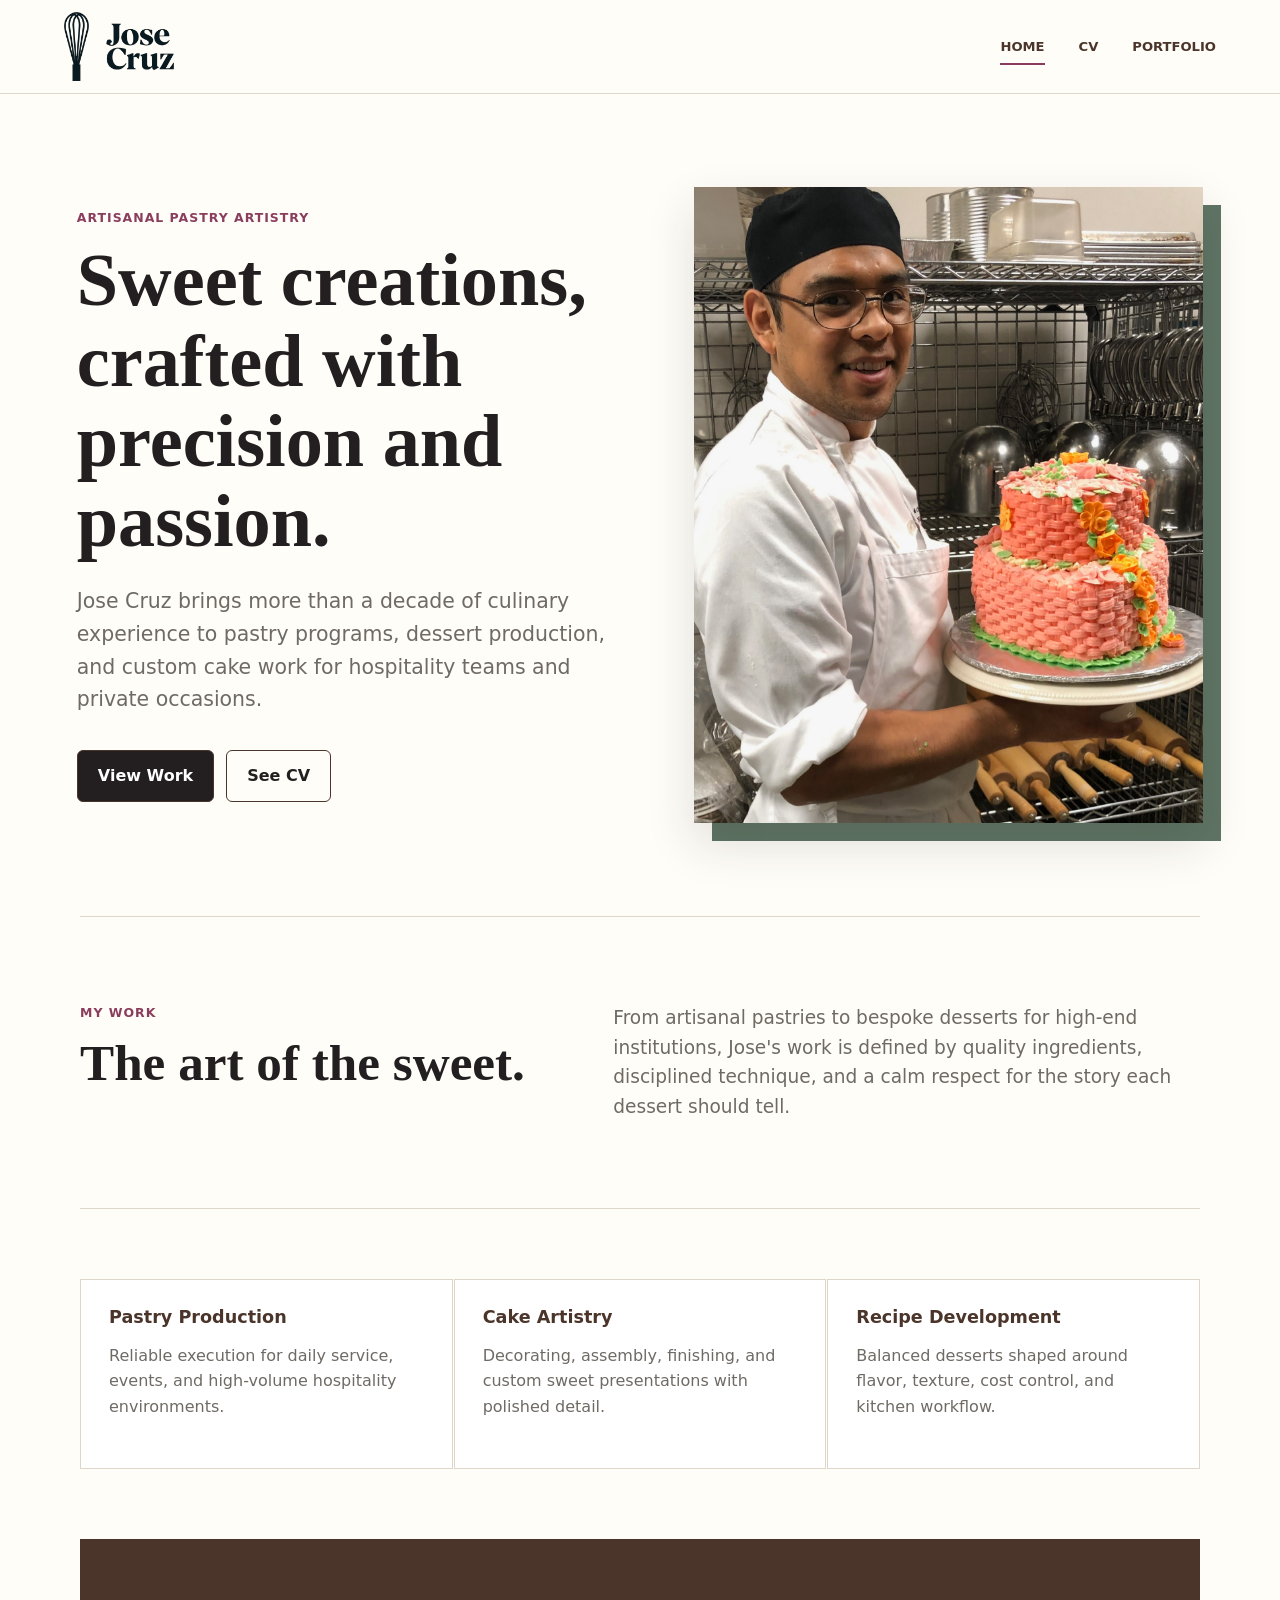
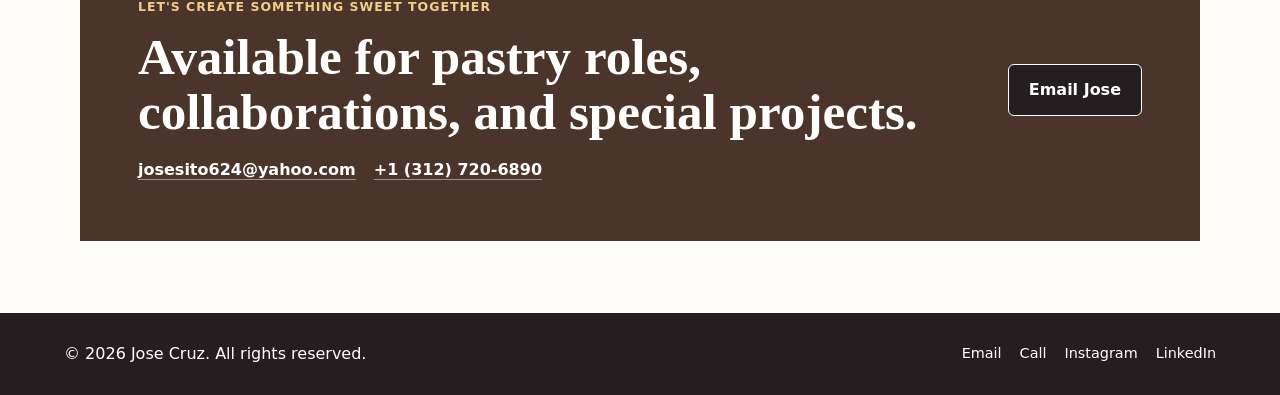
<file: index.html>
<!doctype html>
<html lang="en">
  <head>
    <meta charset="utf-8">
    <meta name="viewport" content="width=device-width, initial-scale=1">
    <meta name="description" content="Jose Cruz is a Chicago-based pastry chef specializing in refined pastry, dessert production, and cake artistry.">
    <title>Jose Cruz | Pastry Chef</title>
    <link rel="icon" href="assets/logo.png">
    <link rel="stylesheet" href="styles.css">
  </head>
  <body>
    <header class="site-header">
      <a class="brand" href="index.html" aria-label="Jose Cruz home">
        <img src="assets/logo.png" alt="Jose Cruz logo">
      </a>
      <button class="nav-toggle" type="button" aria-expanded="false" aria-controls="site-nav">
        <span></span>
        <span></span>
        <span></span>
      </button>
      <nav id="site-nav" class="site-nav" aria-label="Main navigation">
        <a href="index.html" aria-current="page">Home</a>
        <a href="cv.html">CV</a>
        <a href="portfolio.html">Portfolio</a>
      </nav>
    </header>

    <main>
      <section class="hero">
        <div class="hero-copy">
          <p class="eyebrow">Artisanal pastry artistry</p>
          <h1>Sweet creations, crafted with precision and passion.</h1>
          <p class="lede">Jose Cruz brings more than a decade of culinary experience to pastry programs, dessert production, and custom cake work for hospitality teams and private occasions.</p>
          <div class="actions">
            <a class="button primary" href="portfolio.html">View Work</a>
            <a class="button secondary" href="cv.html">See CV</a>
          </div>
        </div>
        <figure class="hero-media">
          <img src="assets/jose-chef.jpg" alt="Jose Cruz in professional chef's coat holding a decorated coral tiered cake in his kitchen">
        </figure>
      </section>

      <section class="intro band">
        <div>
          <p class="eyebrow">My Work</p>
          <h2>The art of the sweet.</h2>
        </div>
        <p>From artisanal pastries to bespoke desserts for high-end institutions, Jose's work is defined by quality ingredients, disciplined technique, and a calm respect for the story each dessert should tell.</p>
      </section>

      <section class="feature-grid" aria-label="Pastry focus areas">
        <article>
          <h3>Pastry Production</h3>
          <p>Reliable execution for daily service, events, and high-volume hospitality environments.</p>
        </article>
        <article>
          <h3>Cake Artistry</h3>
          <p>Decorating, assembly, finishing, and custom sweet presentations with polished detail.</p>
        </article>
        <article>
          <h3>Recipe Development</h3>
          <p>Balanced desserts shaped around flavor, texture, cost control, and kitchen workflow.</p>
        </article>
      </section>

      <section class="contact-band">
        <div>
          <p class="eyebrow">Let's create something sweet together</p>
          <h2>Available for pastry roles, collaborations, and special projects.</h2>
          <p class="contact-lines">
            <a href="mailto:josesito624@yahoo.com">josesito624@yahoo.com</a>
            <a href="tel:+13127206890">+1 (312) 720-6890</a>
          </p>
        </div>
        <a class="button primary" href="mailto:josesito624@yahoo.com">Email Jose</a>
      </section>
    </main>

    <footer class="site-footer">
      <p>&copy; 2026 Jose Cruz. All rights reserved.</p>
      <div class="social-links">
        <a href="mailto:josesito624@yahoo.com">Email</a>
        <a href="tel:+13127206890">Call</a>
        <a href="https://www.instagram.com/jgcruz89/" aria-label="Instagram profile">Instagram</a>
        <a href="https://www.linkedin.com/in/jose-guadalupe-cruz-68763439b/" aria-label="LinkedIn profile">LinkedIn</a>
      </div>
    </footer>

    <script src="script.js"></script>
  </body>
</html>
</file>
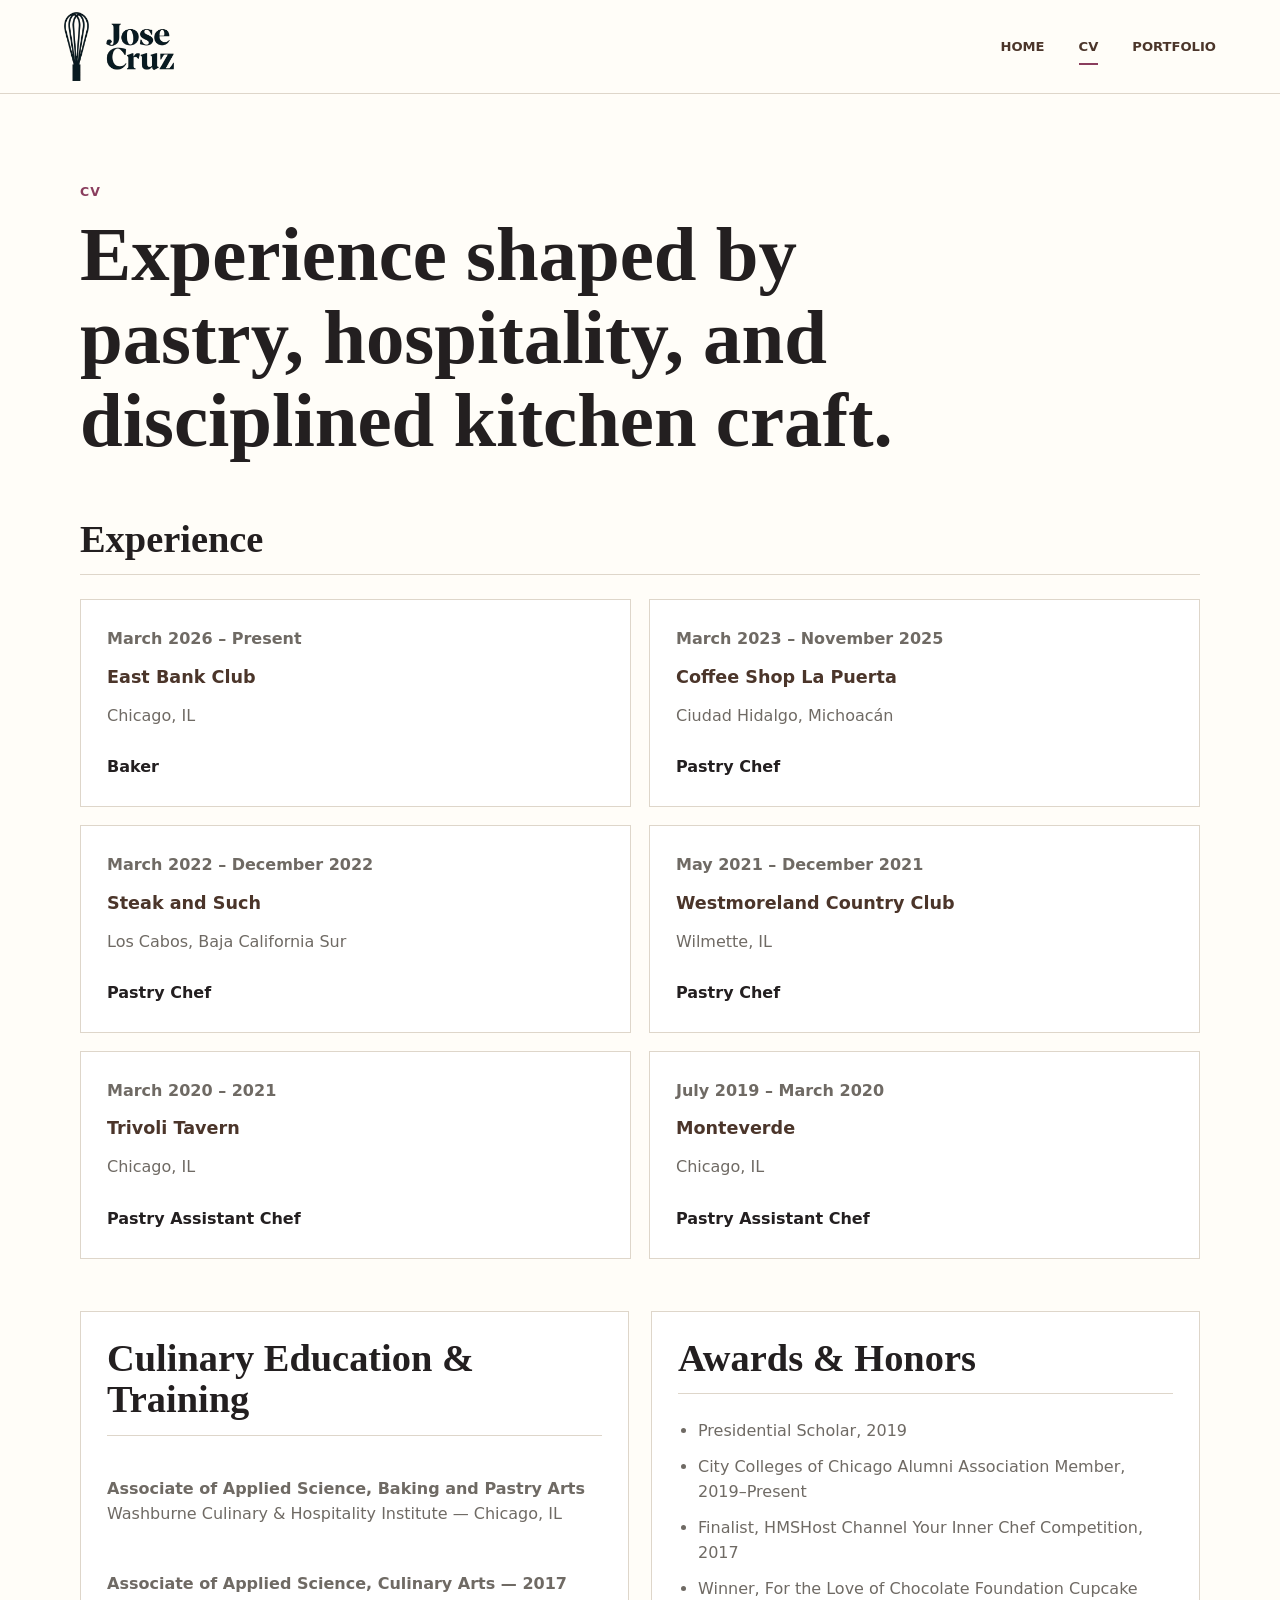
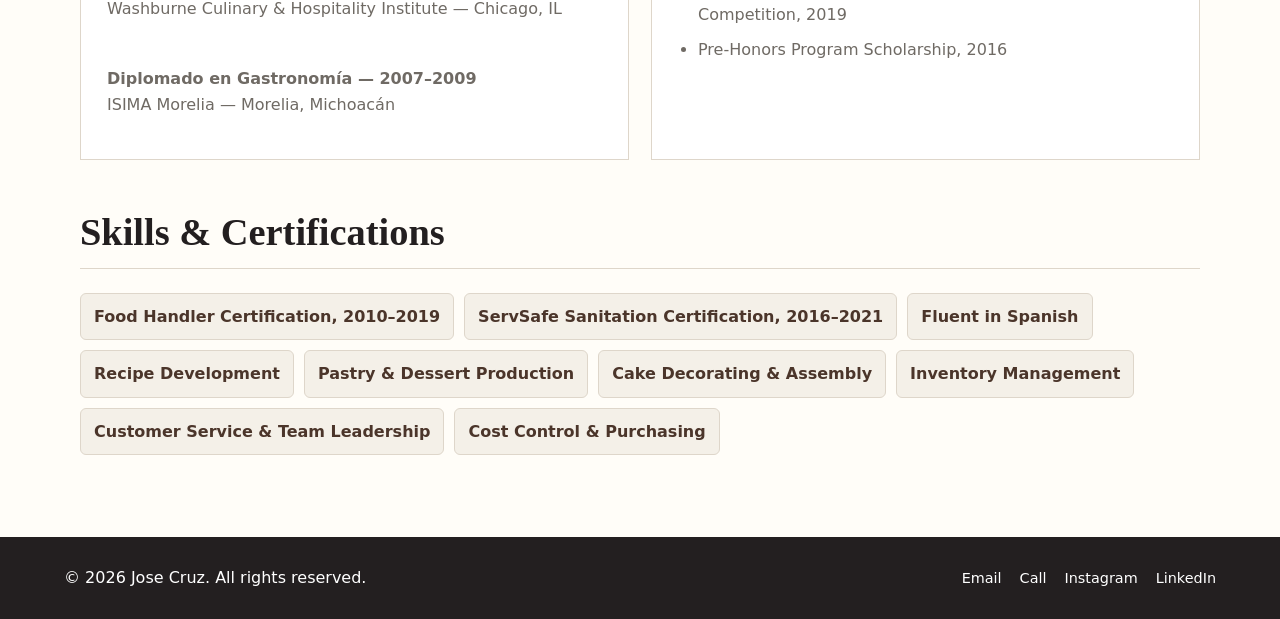
<file: cv.html>
<!doctype html>
<html lang="en">
  <head>
    <meta charset="utf-8">
    <meta name="viewport" content="width=device-width, initial-scale=1">
    <meta name="description" content="Culinary CV for Jose Cruz, pastry chef and baker based in Chicago.">
    <title>CV | Jose Cruz</title>
    <link rel="icon" href="assets/logo.png">
    <link rel="stylesheet" href="styles.css">
  </head>
  <body>
    <header class="site-header">
      <a class="brand" href="index.html" aria-label="Jose Cruz home">
        <img src="assets/logo.png" alt="Jose Cruz logo">
      </a>
      <button class="nav-toggle" type="button" aria-expanded="false" aria-controls="site-nav">
        <span></span>
        <span></span>
        <span></span>
      </button>
      <nav id="site-nav" class="site-nav" aria-label="Main navigation">
        <a href="index.html">Home</a>
        <a href="cv.html" aria-current="page">CV</a>
        <a href="portfolio.html">Portfolio</a>
      </nav>
    </header>

    <main class="page-shell">
      <section class="page-heading">
        <p class="eyebrow">CV</p>
        <h1>Experience shaped by pastry, hospitality, and disciplined kitchen craft.</h1>
      </section>

      <section class="resume-section">
        <h2>Experience</h2>
        <div class="timeline">
          <article>
            <p class="date">March 2026 &ndash; Present</p>
            <h3>East Bank Club</h3>
            <p>Chicago, IL</p>
            <strong>Baker</strong>
          </article>
          <article>
            <p class="date">March 2023 &ndash; November 2025</p>
            <h3>Coffee Shop La Puerta</h3>
            <p>Ciudad Hidalgo, Michoac&aacute;n</p>
            <strong>Pastry Chef</strong>
          </article>
          <article>
            <p class="date">March 2022 &ndash; December 2022</p>
            <h3>Steak and Such</h3>
            <p>Los Cabos, Baja California Sur</p>
            <strong>Pastry Chef</strong>
          </article>
          <article>
            <p class="date">May 2021 &ndash; December 2021</p>
            <h3>Westmoreland Country Club</h3>
            <p>Wilmette, IL</p>
            <strong>Pastry Chef</strong>
          </article>
          <article>
            <p class="date">March 2020 &ndash; 2021</p>
            <h3>Trivoli Tavern</h3>
            <p>Chicago, IL</p>
            <strong>Pastry Assistant Chef</strong>
          </article>
          <article>
            <p class="date">July 2019 &ndash; March 2020</p>
            <h3>Monteverde</h3>
            <p>Chicago, IL</p>
            <strong>Pastry Assistant Chef</strong>
          </article>
        </div>
      </section>

      <section class="resume-columns">
        <article>
          <h2>Culinary Education &amp; Training</h2>
          <div class="stack">
            <p><strong>Associate of Applied Science, Baking and Pastry Arts</strong><br>Washburne Culinary &amp; Hospitality Institute &mdash; Chicago, IL</p>
            <p><strong>Associate of Applied Science, Culinary Arts &mdash; 2017</strong><br>Washburne Culinary &amp; Hospitality Institute &mdash; Chicago, IL</p>
            <p><strong>Diplomado en Gastronom&iacute;a &mdash; 2007&ndash;2009</strong><br>ISIMA Morelia &mdash; Morelia, Michoac&aacute;n</p>
          </div>
        </article>
        <article>
          <h2>Awards &amp; Honors</h2>
          <ul class="clean-list">
            <li>Presidential Scholar, 2019</li>
            <li>City Colleges of Chicago Alumni Association Member, 2019&ndash;Present</li>
            <li>Finalist, HMSHost Channel Your Inner Chef Competition, 2017</li>
            <li>Winner, For the Love of Chocolate Foundation Cupcake Competition, 2019</li>
            <li>Pre-Honors Program Scholarship, 2016</li>
          </ul>
        </article>
      </section>

      <section class="resume-section">
        <h2>Skills &amp; Certifications</h2>
        <div class="skill-grid">
          <span>Food Handler Certification, 2010&ndash;2019</span>
          <span>ServSafe Sanitation Certification, 2016&ndash;2021</span>
          <span>Fluent in Spanish</span>
          <span>Recipe Development</span>
          <span>Pastry &amp; Dessert Production</span>
          <span>Cake Decorating &amp; Assembly</span>
          <span>Inventory Management</span>
          <span>Customer Service &amp; Team Leadership</span>
          <span>Cost Control &amp; Purchasing</span>
        </div>
      </section>
    </main>

    <footer class="site-footer">
      <p>&copy; 2026 Jose Cruz. All rights reserved.</p>
      <div class="social-links">
        <a href="mailto:josesito624@yahoo.com">Email</a>
        <a href="tel:+13127206890">Call</a>
        <a href="https://www.instagram.com/jgcruz89/">Instagram</a>
        <a href="https://www.linkedin.com/in/jose-guadalupe-cruz-68763439b/">LinkedIn</a>
      </div>
    </footer>

    <script src="script.js"></script>
  </body>
</html>
</file>
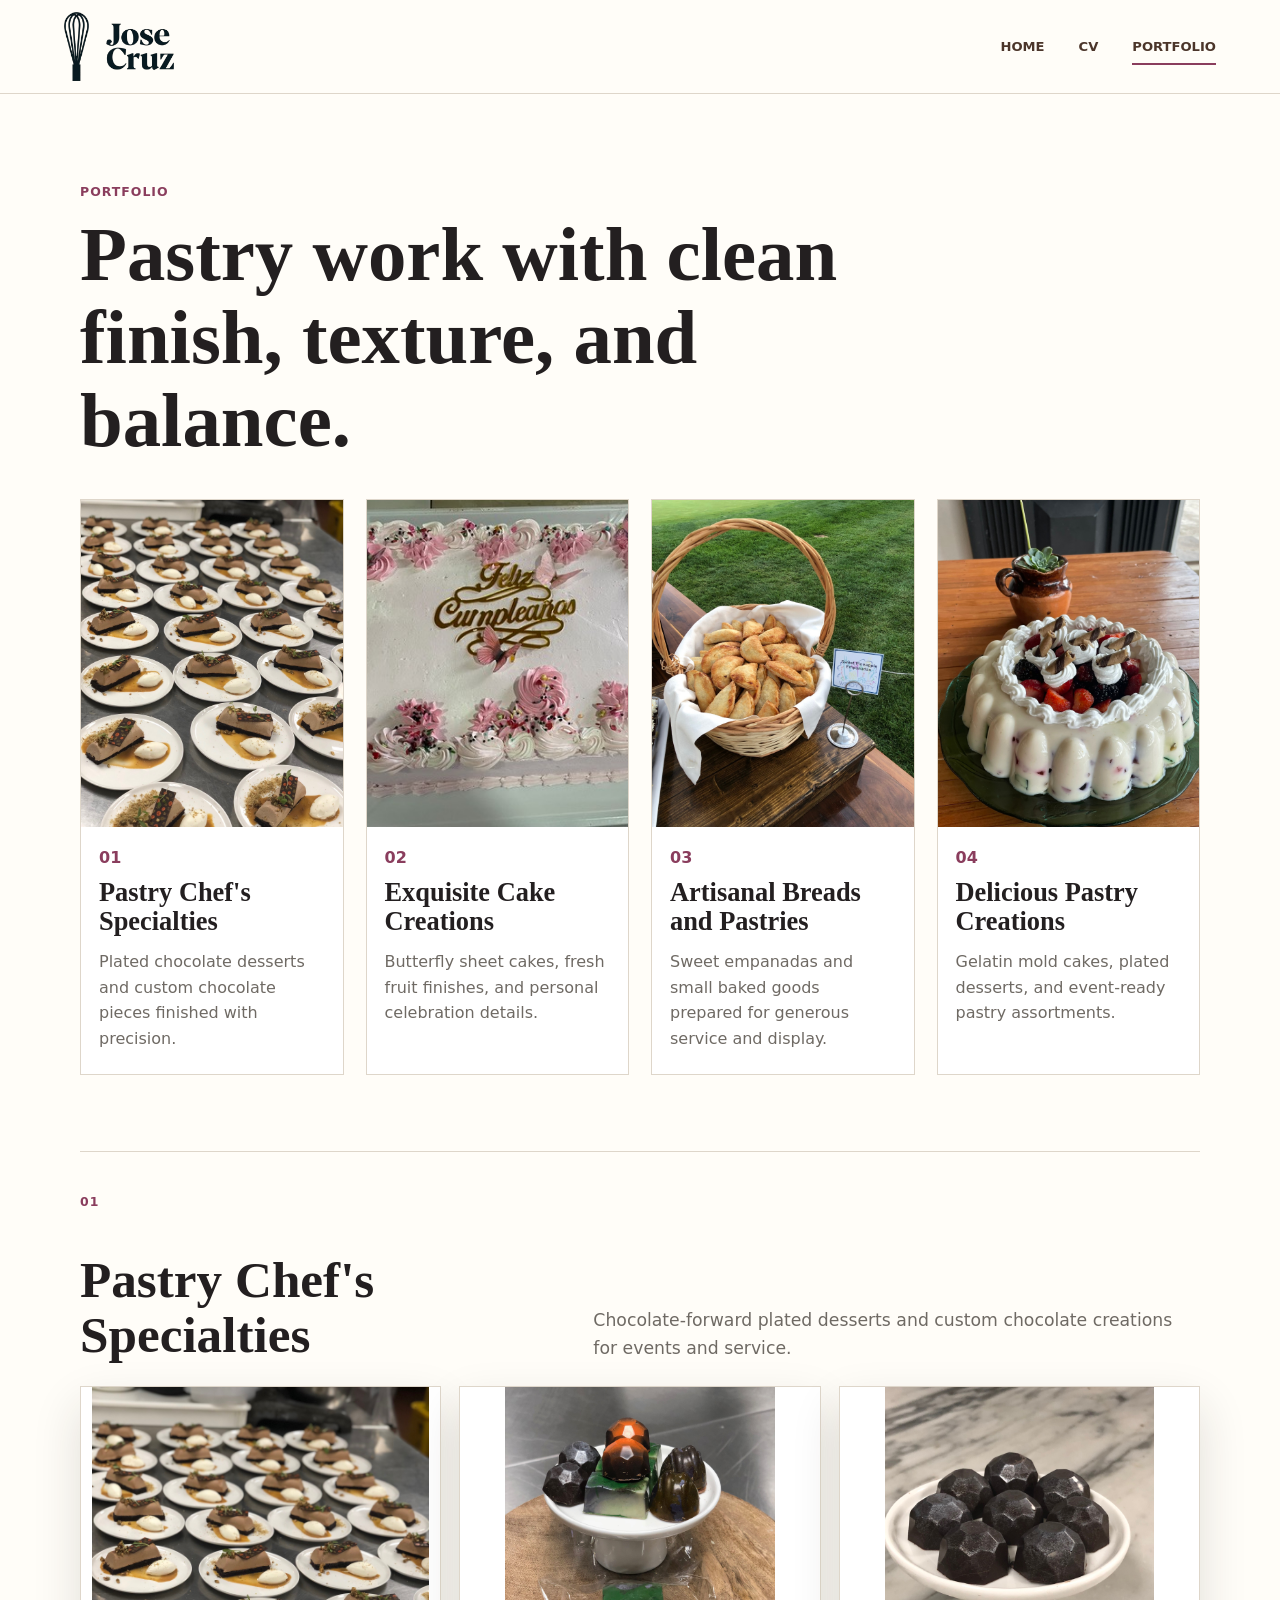
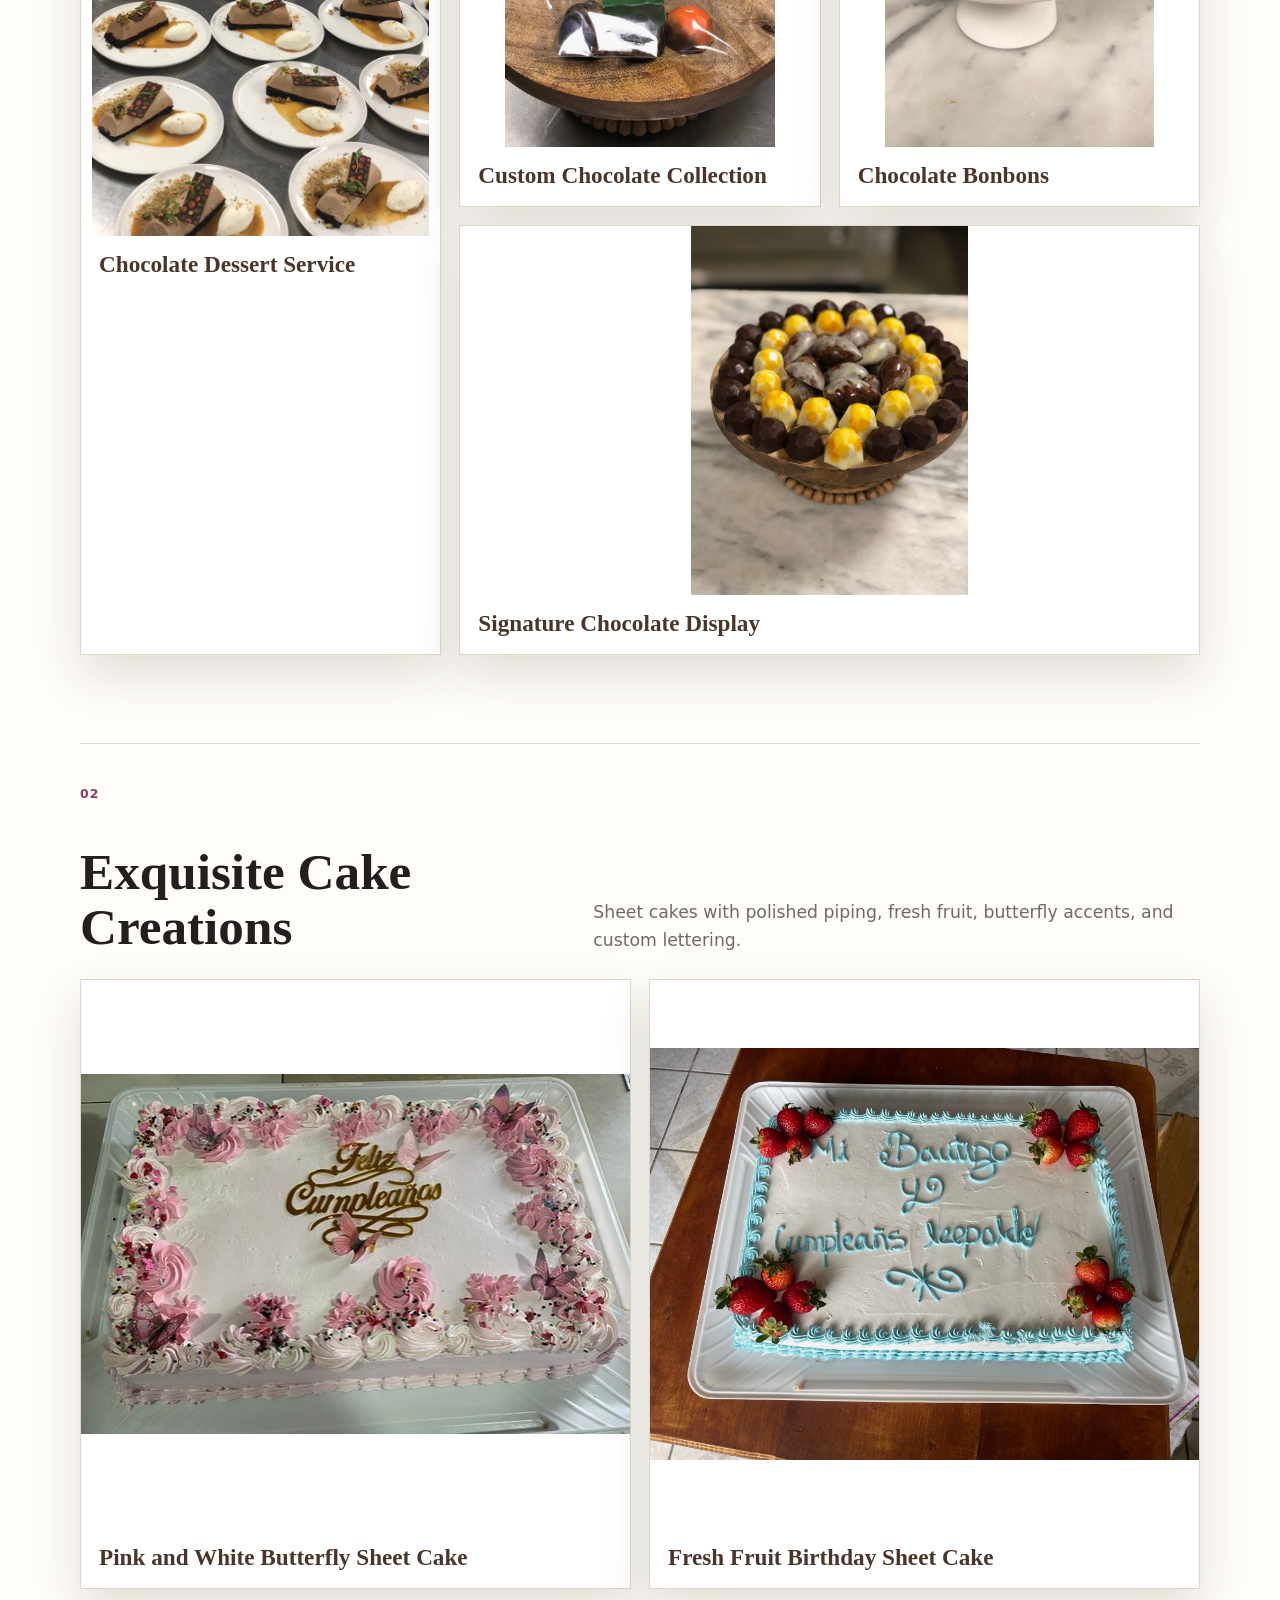
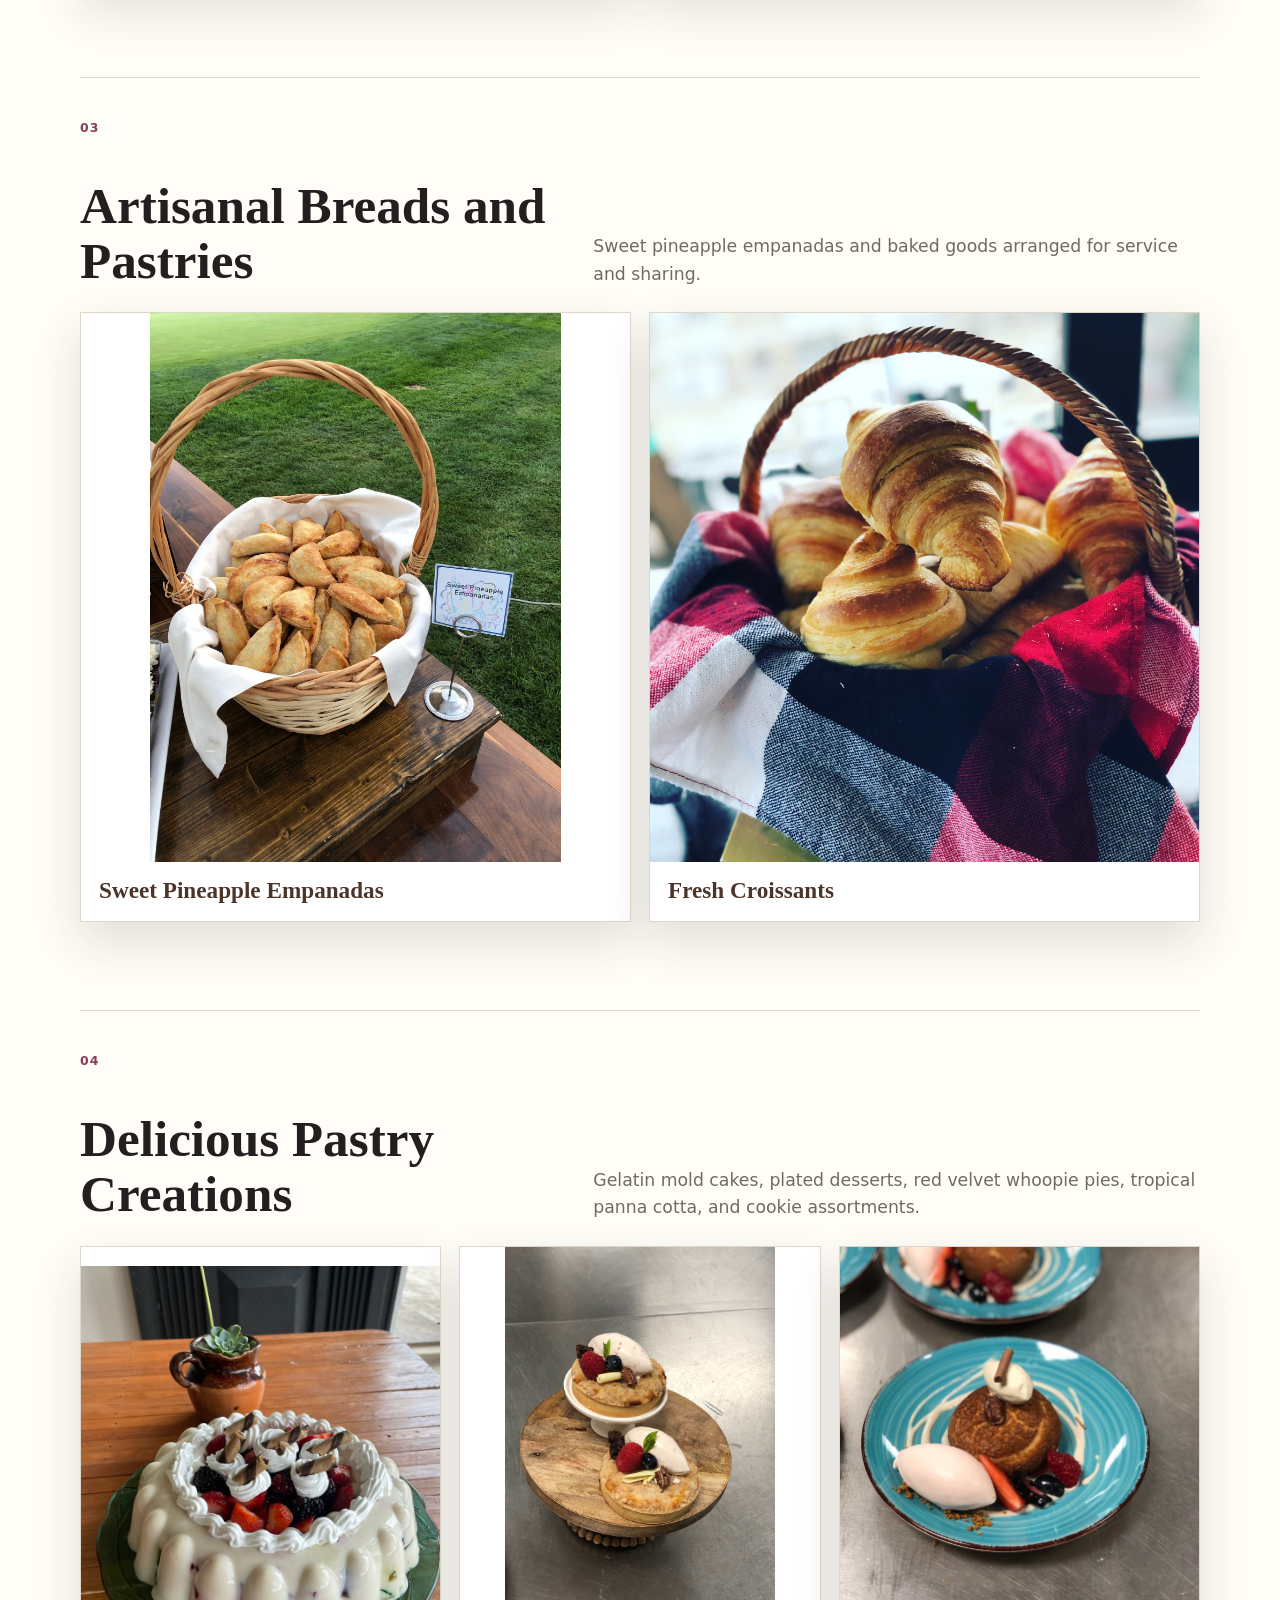
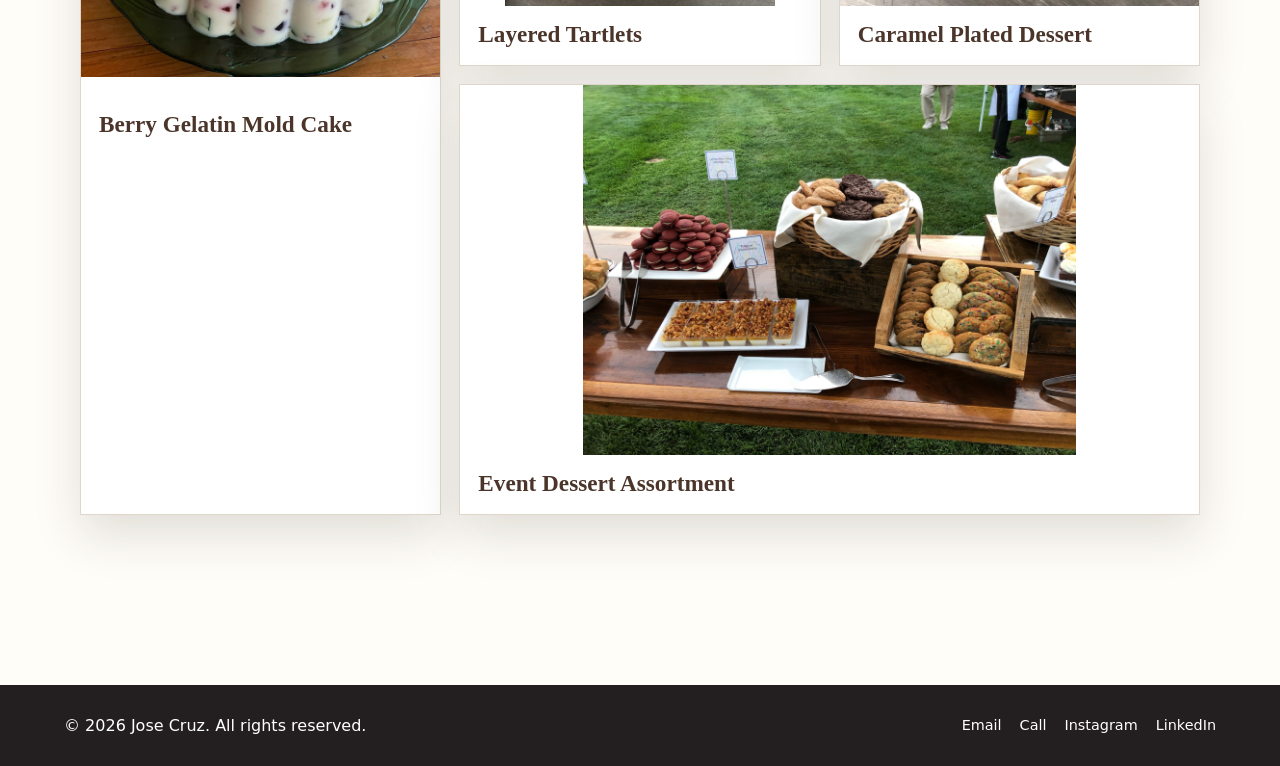
<file: portfolio.html>
<!doctype html>
<html lang="en">
  <head>
    <meta charset="utf-8">
    <meta name="viewport" content="width=device-width, initial-scale=1">
    <meta name="description" content="Portfolio of pastry and dessert work by Jose Cruz.">
    <title>Portfolio | Jose Cruz</title>
    <link rel="icon" href="assets/logo.png">
    <link rel="stylesheet" href="styles.css">
  </head>
  <body>
    <header class="site-header">
      <a class="brand" href="index.html" aria-label="Jose Cruz home">
        <img src="assets/logo.png" alt="Jose Cruz logo">
      </a>
      <button class="nav-toggle" type="button" aria-expanded="false" aria-controls="site-nav">
        <span></span>
        <span></span>
        <span></span>
      </button>
      <nav id="site-nav" class="site-nav" aria-label="Main navigation">
        <a href="index.html">Home</a>
        <a href="cv.html">CV</a>
        <a href="portfolio.html" aria-current="page">Portfolio</a>
      </nav>
    </header>

    <main class="page-shell">
      <section class="page-heading compact">
        <p class="eyebrow">Portfolio</p>
        <h1>Pastry work with clean finish, texture, and balance.</h1>
      </section>

      <section class="collection-grid" aria-label="Portfolio collections">
        <a class="collection-card" href="#pastry-specialties">
          <img src="assets/portfolio-specialties-cover.jpg" alt="Rows of plated chocolate desserts with cream and caramel sauce">
          <span>01</span>
          <h2>Pastry Chef's Specialties</h2>
          <p>Plated chocolate desserts and custom chocolate pieces finished with precision.</p>
        </a>
        <a class="collection-card" href="#cake-creations">
          <img src="assets/portfolio-cake-cover.jpeg" alt="White rectangular birthday cake with pink piping, strawberries, and butterflies">
          <span>02</span>
          <h2>Exquisite Cake Creations</h2>
          <p>Butterfly sheet cakes, fresh fruit finishes, and personal celebration details.</p>
        </a>
        <a class="collection-card" href="#breads-pastries">
          <img src="assets/portfolio-breads-cover.jpg" alt="Basket of sweet pineapple empanadas displayed outdoors">
          <span>03</span>
          <h2>Artisanal Breads and Pastries</h2>
          <p>Sweet empanadas and small baked goods prepared for generous service and display.</p>
        </a>
        <a class="collection-card" href="#delicious-pastries">
          <img src="assets/portfolio-delicious-cover.jpg" alt="Gelatin mold cake topped with berries and cream">
          <span>04</span>
          <h2>Delicious Pastry Creations</h2>
          <p>Gelatin mold cakes, plated desserts, and event-ready pastry assortments.</p>
        </a>
      </section>

      <section id="pastry-specialties" class="portfolio-collection">
        <div class="collection-heading">
          <p class="eyebrow">01</p>
          <h2>Pastry Chef's Specialties</h2>
          <p>Chocolate-forward plated desserts and custom chocolate creations for events and service.</p>
        </div>
        <div class="gallery-grid">
          <figure class="work-item tall">
            <img src="assets/portfolio-specialties-cover.jpg" alt="Rows of plated chocolate desserts with cream and caramel sauce">
            <figcaption>
              <h3>Chocolate Dessert Service</h3>
            </figcaption>
          </figure>
          <figure class="work-item">
            <img src="assets/specialties-01.jpg" alt="Assorted custom chocolate creations displayed on a wooden board">
            <figcaption>
              <h3>Custom Chocolate Collection</h3>
            </figcaption>
          </figure>
          <figure class="work-item">
            <img src="assets/specialties-02.jpg" alt="Dark chocolate bonbons arranged on a white pedestal">
            <figcaption>
              <h3>Chocolate Bonbons</h3>
            </figcaption>
          </figure>
          <figure class="work-item wide">
            <img src="assets/specialties-03.jpg" alt="Round platter of custom chocolate creations arranged in a ring">
            <figcaption>
              <h3>Signature Chocolate Display</h3>
            </figcaption>
          </figure>
        </div>
      </section>

      <section id="cake-creations" class="portfolio-collection">
        <div class="collection-heading">
          <p class="eyebrow">02</p>
          <h2>Exquisite Cake Creations</h2>
          <p>Sheet cakes with polished piping, fresh fruit, butterfly accents, and custom lettering.</p>
        </div>
        <div class="gallery-grid two-up cake-gallery">
          <figure class="work-item">
            <img src="assets/portfolio-cake-cover.jpeg" alt="Pink and white butterfly sheet cake with strawberries and piped details">
            <figcaption>
              <h3>Pink and White Butterfly Sheet Cake</h3>
            </figcaption>
          </figure>
          <figure class="work-item">
            <img src="assets/cake-01.jpg" alt="Birthday sheet cake with blue icing, fresh fruit, and piped message">
            <figcaption>
              <h3>Fresh Fruit Birthday Sheet Cake</h3>
            </figcaption>
          </figure>
        </div>
      </section>

      <section id="breads-pastries" class="portfolio-collection">
        <div class="collection-heading">
          <p class="eyebrow">03</p>
          <h2>Artisanal Breads and Pastries</h2>
          <p>Sweet pineapple empanadas and baked goods arranged for service and sharing.</p>
        </div>
        <div class="gallery-grid two-up">
          <figure class="work-item">
            <img src="assets/portfolio-breads-cover.jpg" alt="Basket of sweet pineapple empanadas displayed outdoors">
            <figcaption>
              <h3>Sweet Pineapple Empanadas</h3>
            </figcaption>
          </figure>
          <figure class="work-item">
            <img src="assets/breads-01.jpg" alt="Basket of large golden croissants wrapped in a plaid cloth">
            <figcaption>
              <h3>Fresh Croissants</h3>
            </figcaption>
          </figure>
        </div>
      </section>

      <section id="delicious-pastries" class="portfolio-collection">
        <div class="collection-heading">
          <p class="eyebrow">04</p>
          <h2>Delicious Pastry Creations</h2>
          <p>Gelatin mold cakes, plated desserts, red velvet whoopie pies, tropical panna cotta, and cookie assortments.</p>
        </div>
        <div class="gallery-grid">
          <figure class="work-item tall">
            <img src="assets/portfolio-delicious-cover.jpg" alt="Gelatin mold cake topped with berries and cream">
            <figcaption>
              <h3>Berry Gelatin Mold Cake</h3>
            </figcaption>
          </figure>
          <figure class="work-item">
            <img src="assets/delicious-01.jpg" alt="Two small layered tartlets with berries, chocolate garnish, and cream">
            <figcaption>
              <h3>Layered Tartlets</h3>
            </figcaption>
          </figure>
          <figure class="work-item">
            <img src="assets/delicious-02.jpg" alt="Plated caramel dessert with berries, chocolate garnish, and a quenelle of cream">
            <figcaption>
              <h3>Caramel Plated Dessert</h3>
            </figcaption>
          </figure>
          <figure class="work-item wide">
            <img src="assets/delicious-03.jpg" alt="Outdoor dessert table with red velvet whoopie pies, tropical panna cotta, and assorted cookies">
            <figcaption>
              <h3>Event Dessert Assortment</h3>
            </figcaption>
          </figure>
        </div>
      </section>

    </main>

    <footer class="site-footer">
      <p>&copy; 2026 Jose Cruz. All rights reserved.</p>
      <div class="social-links">
        <a href="mailto:josesito624@yahoo.com">Email</a>
        <a href="tel:+13127206890">Call</a>
        <a href="https://www.instagram.com/jgcruz89/">Instagram</a>
        <a href="https://www.linkedin.com/in/jose-guadalupe-cruz-68763439b/">LinkedIn</a>
      </div>
    </footer>

    <script src="script.js"></script>
  </body>
</html>
</file>
<file: styles.css>
:root {
  --ink: #231f20;
  --muted: #6f6a64;
  --paper: #fffdf8;
  --soft: #f4f0e8;
  --line: #ded6ca;
  --sage: #5f7565;
  --berry: #8a3d5d;
  --cocoa: #4b352a;
  --gold: #c49445;
  --shadow: 0 20px 45px rgba(45, 35, 28, 0.14);
}

* {
  box-sizing: border-box;
}

body {
  margin: 0;
  background: var(--paper);
  color: var(--ink);
  font-family: Inter, ui-sans-serif, system-ui, -apple-system, BlinkMacSystemFont, "Segoe UI", sans-serif;
  line-height: 1.6;
}

img {
  display: block;
  max-width: 100%;
}

a {
  color: inherit;
}

.site-header {
  position: sticky;
  top: 0;
  z-index: 10;
  display: flex;
  align-items: center;
  justify-content: space-between;
  gap: 24px;
  min-height: 78px;
  padding: 12px clamp(20px, 5vw, 64px);
  background: rgba(255, 253, 248, 0.92);
  border-bottom: 1px solid var(--line);
  backdrop-filter: blur(16px);
}

.brand {
  display: inline-flex;
  align-items: center;
  width: 110px;
}

.site-nav {
  display: flex;
  align-items: center;
  gap: clamp(16px, 3vw, 34px);
  color: var(--cocoa);
  font-size: 0.82rem;
  font-weight: 700;
  text-transform: uppercase;
}

.site-nav a {
  position: relative;
  text-decoration: none;
}

.site-nav a::after {
  position: absolute;
  right: 0;
  bottom: -8px;
  left: 0;
  height: 2px;
  background: var(--berry);
  content: "";
  opacity: 0;
  transform: scaleX(0.4);
  transition: 180ms ease;
}

.site-nav a:hover::after,
.site-nav a[aria-current="page"]::after {
  opacity: 1;
  transform: scaleX(1);
}

.nav-toggle {
  display: none;
  width: 42px;
  height: 42px;
  place-items: center;
  padding: 9px;
  background: transparent;
  border: 1px solid var(--line);
  border-radius: 6px;
}

.nav-toggle span {
  display: block;
  width: 20px;
  height: 2px;
  margin: 3px auto;
  background: var(--ink);
}

.hero {
  display: grid;
  grid-template-columns: minmax(0, 1fr) minmax(320px, 0.92fr);
  align-items: center;
  gap: clamp(30px, 5vw, 72px);
  min-height: calc(100svh - 78px);
  padding: clamp(44px, 7vw, 92px) clamp(20px, 6vw, 88px);
}

.hero-copy {
  max-width: 720px;
}

.eyebrow {
  margin: 0 0 12px;
  color: var(--berry);
  font-size: 0.78rem;
  font-weight: 800;
  letter-spacing: 0.08em;
  text-transform: uppercase;
}

h1,
h2,
h3,
p {
  overflow-wrap: anywhere;
}

h1,
h2,
h3 {
  margin: 0;
  line-height: 1.08;
}

h1 {
  max-width: 880px;
  font-family: Georgia, "Times New Roman", serif;
  font-size: clamp(3rem, 5.8vw, 5.4rem);
  font-weight: 700;
}

h2 {
  font-family: Georgia, "Times New Roman", serif;
  font-size: clamp(2rem, 4vw, 4rem);
}

h3 {
  color: var(--cocoa);
  font-size: 1.1rem;
}

.lede {
  max-width: 680px;
  margin: 24px 0 0;
  color: var(--muted);
  font-size: clamp(1.05rem, 2vw, 1.28rem);
}

.actions {
  display: flex;
  flex-wrap: wrap;
  gap: 12px;
  margin-top: 34px;
}

.button {
  display: inline-flex;
  align-items: center;
  justify-content: center;
  min-height: 46px;
  padding: 12px 20px;
  border: 1px solid var(--cocoa);
  border-radius: 6px;
  font-weight: 800;
  text-decoration: none;
}

.button.primary {
  background: var(--ink);
  color: #fff;
}

.button.secondary {
  background: transparent;
  color: var(--ink);
}

.hero-media {
  position: relative;
  margin: 0;
}

.hero-media::before {
  position: absolute;
  inset: 18px -18px -18px 18px;
  z-index: -1;
  background: var(--sage);
  content: "";
}

.hero-media img {
  width: 100%;
  aspect-ratio: 4 / 5;
  object-fit: cover;
  box-shadow: var(--shadow);
}

.band,
.contact-band,
.page-heading,
.resume-section,
.resume-columns,
.collection-grid,
.portfolio-grid,
.feature-grid {
  width: min(1120px, calc(100% - 40px));
  margin: 0 auto;
}

.intro {
  display: grid;
  grid-template-columns: 0.8fr 1fr;
  gap: clamp(24px, 5vw, 70px);
  padding: clamp(42px, 7vw, 86px) 0;
  border-top: 1px solid var(--line);
  border-bottom: 1px solid var(--line);
}

.intro p:last-child {
  margin: 0;
  color: var(--muted);
  font-size: 1.16rem;
}

.feature-grid {
  display: grid;
  grid-template-columns: repeat(3, 1fr);
  gap: 1px;
  padding: 70px 0;
}

.feature-grid article {
  min-height: 190px;
  padding: 28px;
  background: #ffffff;
  border: 1px solid var(--line);
}

.feature-grid p,
.work-item p,
.work-note p,
.timeline p,
.stack p,
.clean-list {
  color: var(--muted);
}

.contact-band {
  display: flex;
  align-items: center;
  justify-content: space-between;
  gap: 26px;
  margin-bottom: 72px;
  padding: clamp(34px, 6vw, 58px);
  background: var(--cocoa);
  color: #fff;
}

.contact-band .eyebrow {
  color: #f3ce8a;
}

.contact-band h2 {
  max-width: 780px;
  font-size: clamp(2rem, 4vw, 3.4rem);
}

.contact-band .button {
  flex: 0 0 auto;
  border-color: #fff;
}

.contact-lines {
  display: flex;
  flex-wrap: wrap;
  gap: 10px 18px;
  margin: 18px 0 0;
}

.contact-lines a {
  color: #fff;
  font-weight: 800;
  text-decoration-color: rgba(255, 255, 255, 0.45);
  text-underline-offset: 4px;
}

.page-shell {
  padding: clamp(48px, 7vw, 88px) 0 82px;
}

.page-heading {
  margin-bottom: 56px;
}

.page-heading.compact {
  margin-bottom: 36px;
}

.page-heading h1 {
  font-size: clamp(2.8rem, 6vw, 5.8rem);
}

.resume-section,
.resume-columns {
  margin-top: 52px;
}

.resume-section > h2,
.resume-columns h2 {
  margin-bottom: 24px;
  padding-bottom: 14px;
  border-bottom: 1px solid var(--line);
  font-size: clamp(1.8rem, 3vw, 2.8rem);
}

.timeline {
  display: grid;
  grid-template-columns: repeat(2, minmax(0, 1fr));
  gap: 18px;
}

.timeline article,
.resume-columns article,
.work-note {
  padding: 26px;
  background: #fff;
  border: 1px solid var(--line);
}

.timeline article {
  min-height: 205px;
}

.date {
  margin-top: 0;
  color: var(--berry);
  font-weight: 800;
}

.timeline strong {
  display: inline-block;
  margin-top: 10px;
  color: var(--ink);
}

.resume-columns {
  display: grid;
  grid-template-columns: 1fr 1fr;
  gap: 22px;
}

.stack {
  display: grid;
  gap: 12px;
}

.clean-list {
  margin: 0;
  padding-left: 20px;
}

.clean-list li + li {
  margin-top: 10px;
}

.skill-grid {
  display: flex;
  flex-wrap: wrap;
  gap: 10px;
}

.skill-grid span {
  padding: 10px 13px;
  background: var(--soft);
  border: 1px solid var(--line);
  border-radius: 6px;
  color: var(--cocoa);
  font-weight: 700;
}

.collection-grid,
.portfolio-grid {
  display: grid;
  grid-template-columns: 1.08fr 0.92fr;
  gap: 22px;
}

.collection-grid {
  grid-template-columns: repeat(4, minmax(0, 1fr));
  margin-bottom: 76px;
}

.collection-card {
  display: grid;
  min-height: 100%;
  grid-template-rows: auto auto auto 1fr;
  background: #fff;
  border: 1px solid var(--line);
  color: inherit;
  text-decoration: none;
  transition: transform 180ms ease, box-shadow 180ms ease;
}

.collection-card:hover {
  box-shadow: var(--shadow);
  transform: translateY(-3px);
}

.collection-card img {
  width: 100%;
  aspect-ratio: 4 / 5;
  object-fit: cover;
}

.collection-card span {
  margin: 18px 18px 8px;
  color: var(--berry);
  font-weight: 900;
}

.collection-card h2 {
  margin: 0 18px;
  font-size: clamp(1.65rem, 2vw, 2.15rem);
}

.collection-card p {
  margin: 14px 18px 22px;
  color: var(--muted);
}

.portfolio-collection {
  width: min(1120px, calc(100% - 40px));
  margin: 0 auto 88px;
  scroll-margin-top: 110px;
}

.collection-heading {
  display: grid;
  grid-template-columns: minmax(0, 0.8fr) minmax(0, 1fr);
  gap: 28px;
  margin-bottom: 24px;
  padding-top: 40px;
  border-top: 1px solid var(--line);
}

.collection-heading h2 {
  grid-column: 1;
}

.collection-heading p:last-child {
  grid-column: 2;
  grid-row: 1 / span 2;
  margin: 0;
  align-self: end;
  color: var(--muted);
  font-size: 1.08rem;
}

.gallery-grid {
  display: grid;
  grid-template-columns: repeat(3, minmax(0, 1fr));
  gap: 18px;
}

.gallery-grid.two-up {
  grid-template-columns: repeat(2, minmax(0, 1fr));
}

.work-item {
  margin: 0;
  background: #fff;
  border: 1px solid var(--line);
  box-shadow: var(--shadow);
}

.work-item.large {
  grid-row: span 2;
}

.work-item.tall {
  grid-row: span 2;
}

.work-item.wide {
  grid-column: span 2;
}

.work-item img {
  width: 100%;
  aspect-ratio: 4 / 5;
  object-fit: cover;
}

.work-item:not(.large):not(.wide):not(.tall) img {
  aspect-ratio: 1 / 1;
  object-fit: contain;
}

.work-item.wide img {
  aspect-ratio: 2 / 1;
  object-fit: contain;
}

.work-item.tall img {
  aspect-ratio: 4 / 5;
  object-fit: contain;
}

.cake-gallery .work-item:not(.large) img {
  height: auto;
  aspect-ratio: auto;
  object-fit: contain;
}

.work-item figcaption {
  padding: 22px;
}

.gallery-grid .work-item figcaption {
  padding: 16px 18px 18px;
}

.gallery-grid .work-item h3 {
  font-family: Georgia, "Times New Roman", serif;
  font-size: 1.45rem;
}

.work-note {
  display: flex;
  min-height: 260px;
  flex-direction: column;
  justify-content: center;
}

.site-footer {
  display: flex;
  align-items: center;
  justify-content: space-between;
  gap: 20px;
  padding: 28px clamp(20px, 5vw, 64px);
  background: var(--ink);
  color: #fff;
}

.site-footer p {
  margin: 0;
}

.social-links {
  display: flex;
  flex-wrap: wrap;
  gap: 18px;
}

.social-links a {
  color: #fff;
  font-size: 0.9rem;
  text-decoration: none;
}

.not-found {
  display: grid;
  min-height: 100svh;
  place-content: center;
  gap: 22px;
  padding: 30px;
  text-align: center;
}

@media (max-width: 840px) {
  .nav-toggle {
    display: block;
  }

  .site-nav {
    position: absolute;
    top: 100%;
    right: 20px;
    left: 20px;
    display: none;
    flex-direction: column;
    align-items: stretch;
    gap: 0;
    padding: 10px;
    background: #fff;
    border: 1px solid var(--line);
    box-shadow: var(--shadow);
  }

  .site-nav.is-open {
    display: flex;
  }

  .site-nav a {
    padding: 12px;
  }

  .hero,
  .intro,
  .resume-columns,
  .collection-grid,
  .collection-heading,
  .portfolio-grid {
    grid-template-columns: 1fr;
  }

  .hero {
    min-height: auto;
  }

  .feature-grid,
  .gallery-grid,
  .gallery-grid.two-up,
  .timeline {
    grid-template-columns: 1fr;
  }

  .collection-heading h2,
  .collection-heading p:last-child,
  .work-item.wide {
    grid-column: auto;
    grid-row: auto;
  }

  .contact-band,
  .site-footer {
    align-items: flex-start;
    flex-direction: column;
  }

  .hero-media::before {
    inset: 12px -12px -12px 12px;
  }
}

@media (max-width: 520px) {
  .site-header {
    min-height: 70px;
  }

  .brand {
    width: 88px;
  }

  h1 {
    font-size: clamp(2.6rem, 16vw, 4.2rem);
  }

  .actions,
  .button {
    width: 100%;
  }

  .feature-grid article,
  .timeline article,
  .resume-columns article,
  .work-note {
    padding: 22px;
  }
}
</file>
